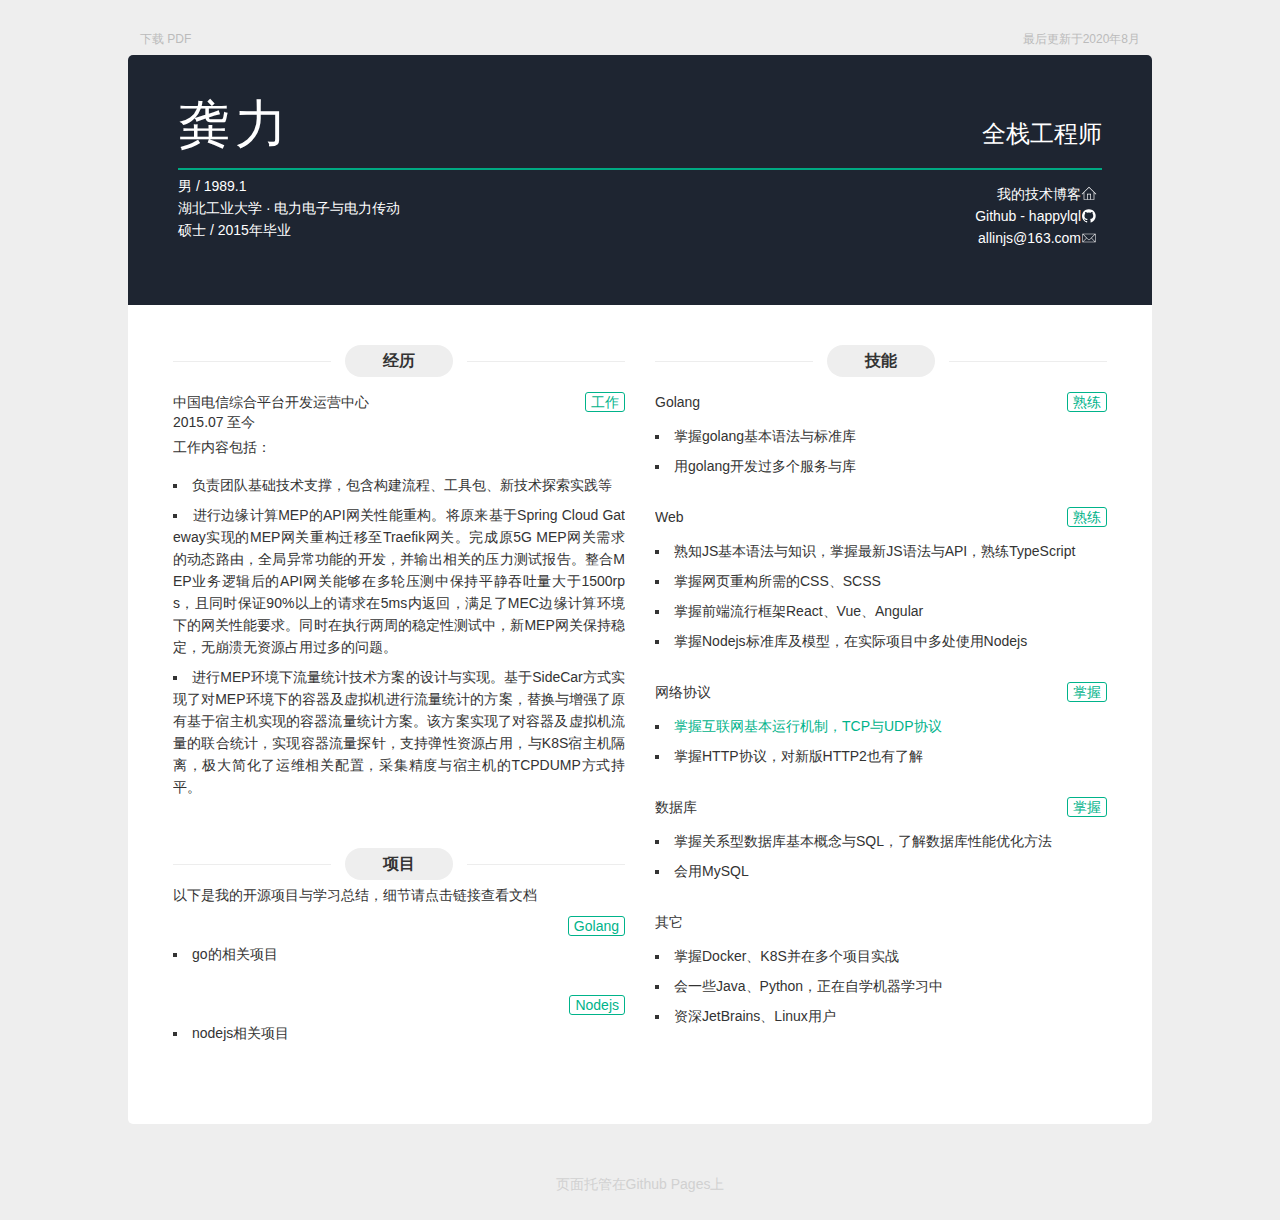
<file: docs/index.html>
<!DOCTYPE html><html><head><meta charset="utf-8"><meta http-equiv="X-UA-Compatible" content="IE=edge"><meta name="viewport" content="width=device-width, initial-scale=1"><title>简历 | 龚力</title><link rel="shortcut icon" href="/favicon.ico"><link rel="bookmark" href="/favicon.ico" type="image/x-icon" 　=""><style rel="stylesheet">a,abbr,acronym,address,applet,article,aside,audio,b,big,blockquote,body,canvas,caption,center,cite,code,dd,del,details,dfn,div,dl,dt,em,embed,fieldset,figcaption,figure,footer,form,h1,h2,h3,h4,h5,h6,header,hgroup,html,i,iframe,img,ins,kbd,label,legend,li,mark,menu,nav,object,ol,output,p,pre,q,ruby,s,samp,section,small,span,strike,strong,sub,summary,sup,table,tbody,td,tfoot,th,thead,time,tr,tt,u,ul,var,video{margin:0;padding:0;border:0;font:inherit;font-size:100%;vertical-align:baseline}html{line-height:1}ol,ul{list-style:none}table{border-collapse:collapse;border-spacing:0}caption,td,th{text-align:left;font-weight:400;vertical-align:middle}blockquote,q{quotes:none}blockquote:after,blockquote:before,q:after,q:before{content:"";content:none}a img{border:none}elements-of-type(html5-block){display:block}*{-webkit-box-sizing:border-box;-moz-box-sizing:border-box;box-sizing:border-box;user-select:none}body{color:#333;font-size:14px;line-height:1.5;font-family:Helvetica Neue,Helvetica,Arial,Microsoft YaHei,sans-serif;-webkit-font-smoothing:antialiased;-webkit-text-size-adjust:none;background-color:#eee;overflow:auto;padding-top:5px}@media screen and (max-width:1024px){body{padding-top:0}}a{text-decoration:none;color:#00b38a;-webkit-transition:all .2s ease-in-out;-moz-transition:all .2s ease-in-out;-o-transition:all .2s ease-in-out;transition:all .2s ease-in-out}.last-modified{position:absolute;top:30px;left:50%;width:1000px;color:#bbb;margin-left:-500px;font-size:12px;text-align:right}@media screen and (max-width:1024px){.last-modified{display:none}}@media print{.last-modified{display:none}}.download-pdf{position:absolute;top:30px;left:50%;color:#bbb;margin-left:-500px;font-size:12px;text-align:right}@media screen and (max-width:1024px){.download-pdf{display:none}}@media print{.download-pdf{display:none}}.content{position:relative;width:1024px;margin:50px auto;-webkit-border-radius:5px;-moz-border-radius:5px;-ms-border-radius:5px;-o-border-radius:5px;border-radius:5px;background-color:#fff;overflow:hidden}@media screen and (max-width:1024px){.content{width:100%;margin:0;-webkit-border-radius:0;-moz-border-radius:0;-ms-border-radius:0;-o-border-radius:0;border-radius:0}}.content-hd{width:100%;padding:30px 50px;color:#fff;background-color:#1e2531;overflow:hidden}@media screen and (max-width:720px){.content-hd{padding:25px 30px}}@media print{.content-hd{color:#000;background-color:#fff}}.content-hd .title{width:100%;border-bottom:2px solid #00a982;font-size:52px;font-weight:300;overflow:hidden;padding-bottom:5px;margin-bottom:5px}.content-hd .contact,.content-hd .info,.content-hd .job,.content-hd .name{width:50%}@media screen and (max-width:720px){.content-hd .contact,.content-hd .info,.content-hd .job,.content-hd .name{width:100%;text-align:center}}.content-hd .name{float:left}.content-hd .name h1{font-family:Lucida Grande,Hiragino Sans GB,Hiragino Sans GB W3,Helvetica Neue,Helvetica,Arial,Microsoft YaHei,sans-serif;font-weight:500;letter-spacing:5px}@media screen and (max-width:720px){.content-hd .name h1{letter-spacing:0;line-height:1.25;margin-top:10px}}.content-hd .name h1 small{font-weight:400;letter-spacing:0;font-size:24px;padding-left:10px}@media screen and (max-width:720px){.content-hd .name h1 small{display:block;padding-left:0;font-size:20px;line-height:1}}.content-hd .job{float:right;text-align:right}@media screen and (max-width:720px){.content-hd .job{text-align:center}}.content-hd .job h2{display:inline-block;font-size:24px}@media screen and (max-width:720px){.content-hd .job h2{border-top:1px solid #00a982;margin:5px auto 0;padding:10px}}.content-hd .info{float:left;line-height:22px}.content-hd .contact{float:right;text-align:right;padding-right:5px}.content-hd .contact ul{margin:8px 0 4px}@media screen and (max-width:720px){.content-hd .contact ul{text-align:center;margin:16px 0 0}}.content-hd .contact ul>li{height:22px}@media screen and (max-width:720px){.content-hd .contact ul>li{display:inline-block}}.content-hd .contact ul>li>a{color:#fff;font-family:Lucida Grande,Hiragino Sans GB,Hiragino Sans GB W3,Helvetica Neue,Helvetica,Arial,Microsoft YaHei,sans-serif;font-size:14px;line-height:22px}@media print{.content-hd .contact ul>li>a{color:#000}}.content-hd .contact ul>li>a:hover{color:#e8e8e8}@media screen and (max-width:720px){.content-hd .contact ul>li>a .contact-link{display:none}}.content-hd .contact ul>li>a .iconfont{fill:#fff;vertical-align:text-top}@media screen and (max-width:720px){.content-hd .contact ul>li>a .iconfont{margin:5px 8px}}.content-bd{width:100%;min-height:200px;padding:20px 30px 50px;overflow:hidden}@media screen and (max-width:720px){.content-bd{padding:20px 20px 50px}}.content-bd .content-left,.content-bd .content-right{width:50%}@media screen and (max-width:1024px){.content-bd .content-left,.content-bd .content-right{width:100%}}.content-bd .content-left{float:left}.content-bd .content-right{float:right}.content-bd section{overflow:hidden;padding:10px 15px}.content-bd .section-hd{position:relative;height:32px;margin:10px auto 5px;overflow:hidden}.content-bd .section-bd{overflow:hidden}.content-bd .section-bd ul li{margin-top:8px;list-style:square inside}.content-bd .section-bd .item{margin-bottom:20px}.content-bd .section-title-l,.content-bd .section-title-r{position:absolute;top:50%;display:inline-block;width:35%;height:0;vertical-align:middle;border-top:1px solid #ededed}.content-bd .section-title-l{left:0}.content-bd .section-title-r{right:0}.content-bd .section-title{position:relative;z-index:1;width:24%;min-width:100px;margin:0 auto;padding:4px 10px;-webkit-border-radius:32px;-moz-border-radius:32px;-ms-border-radius:32px;-o-border-radius:32px;border-radius:32px;font-size:16px;font-weight:700;text-align:center;background-color:#eee}.content-bd .section-list{padding:10px 0 5px}.content-bd .item-hd{position:relative;padding:10px 0 5px;line-height:20px;overflow:hidden;font-weight:500;min-height:30px}.content-bd .item-hd .item-time{display:inline-block;float:left;width:25%}@media screen and (max-width:720px){.content-bd .item-hd .item-time{width:100%;margin-bottom:5px}}.content-bd .item-hd .item-more{position:absolute;top:10px;right:0}.content-bd .item-hd .item-name{float:left}.content-bd .item-bd{margin-bottom:5px}.content-bd .item-des{margin-bottom:16px}.content-bd .section-content{text-align:justify;word-break:break-all;line-height:22px}.content-bd .section-content em{display:inline-block;font-family:Menlo,Helvetica Neue,Helvetica,Arial,Microsoft YaHei,sans-serif;font-size:12px;line-height:14px;border:1px solid #d1d1d1;-webkit-border-radius:3px;-moz-border-radius:3px;-ms-border-radius:3px;-o-border-radius:3px;border-radius:3px;margin:2px;padding:0 3px;background-color:#f7f7f7}.content-bd .section-content strong{font-family:Helvetica Neue,Helvetica,Arial,Microsoft YaHei,sans-serif;font-size:12px;line-height:14px;border:1px solid #f3f3f3;-webkit-border-radius:3px;-moz-border-radius:3px;-ms-border-radius:3px;-o-border-radius:3px;border-radius:3px;font-weight:500;color:#444;margin:2px;padding:0 3px;background-color:#f6f6f6}.content-bd .practice .item-time{width:100%}.btn{display:inline-block;padding:0 5px;border:1px solid #00b38a;border-radius:3px;color:#00b38a;font-family:Menlo,Helvetica Neue,Helvetica,Arial,Microsoft YaHei,sans-serif;font-size:14px;line-height:18px;text-align:center}.btn:hover{color:#fff;background-color:#00b38a}.github-footer{text-align:center}.github-footer .footer-link{display:inline-block;color:#d1d1d1;margin-bottom:25px}@media screen and (max-width:1024px){.github-footer .footer-link{margin-top:25px}}@media print{.github-footer{display:none}}</style><base target="_blank"></head><body><p class="last-modified">最后更新于2020年8月</p><a class="download-pdf" href="http://resume.happylql.xyz/resume.pdf">下载 PDF</a><main class="content"><header class="content-hd"><section class="title"><div class="name"><h1>龚力</h1></div><div class="job"><h2>全栈工程师</h2></div></section><section class="info"><ul><li>男 / 1989.1</li><li>湖北工业大学 · 电力电子与电力传动</li><li>硕士 / 2015年毕业</li></ul></section><section class="contact"><ul><li><a href="https://blog.happylql.xyz"><span class="contact-link">我的技术博客</span><span class="iconfont"><svg width="16px" height="16px" viewBox="0 0 1024 1024"><path d="M512 42.581333l-469.333333 469.333333 31.146667 31.146667L170.666667 446.250667l0 438.186667 682.666667 0L853.333333 446.208l96.853333 96.896 31.146667-31.146667L512 42.581333zM426.666667 841.770667l0-298.666667 170.666667 0 0 298.666667L426.666667 841.770667zM810.666667 841.770667l-170.666667 0 0-341.333333L384 500.437333l0 341.333333L213.333333 841.770667 213.333333 403.584l298.666667-298.666667 298.666667 298.666667L810.666667 841.770667z"></path></svg></span></a></li><li><a href="https://github.com/happylql"><span class="contact-link">Github - happylql</span><span class="iconfont"><svg width="16px" height="16px" viewBox="0 0 1024 1024"><path d="M941.714 512q0 143.433-83.712 258.011t-216.283 158.574q-15.433 2.853-22.565-3.986t-7.131-17.152v-120.576q0-55.442-29.696-81.152 32.585-3.438 58.587-10.277t53.723-22.272 46.299-37.998 30.281-60.014 11.703-86.016q0-69.157-45.129-117.723 21.138-52.005-4.571-116.553-16.018-5.157-46.299 6.29t-52.553 25.161l-21.723 13.714q-53.138-14.848-109.714-14.848t-109.714 14.848q-9.143-6.29-24.283-15.433t-47.726-22.016-49.152-7.717q-25.161 64.585-3.986 116.553-45.129 48.567-45.129 117.723 0 48.567 11.703 85.723t29.989 60.014 46.007 38.29 53.723 22.272 58.587 10.277q-22.857 20.553-28.014 58.843-11.995 5.705-25.71 8.558t-32.585 2.853-37.413-12.288-31.707-35.73q-10.862-18.286-27.721-29.696t-28.27-13.714l-11.447-1.719q-11.995 0-16.567 2.56t-2.853 6.583 5.157 8.009 7.424 6.839l3.986 2.853q12.581 5.705 24.869 21.723t17.993 29.147l5.705 13.129q7.424 21.723 25.161 35.145t38.29 17.152 39.717 3.986 31.707-2.011l13.129-2.304q0 21.723 0.293 50.871t0.293 30.866q0 10.277-7.424 17.152t-22.857 3.986q-132.571-43.995-216.283-158.574t-83.712-258.011q0-119.442 58.843-220.27t159.707-159.707 220.27-58.843 220.27 58.843 159.707 159.707 58.843 220.27z"></path></svg></span></a></li><li><a href="mailto:allinjs@163.com"><span class="contact-link">allinjs@163.com</span><span class="iconfont"><svg width="16px" height="16px" viewBox="0 0 1024 1024"><path d="M903.808 239.04l-818.304 0 0 545.92 852.992 0 0-545.92-34.688 0zM869.664 273.152l-329.536 329.536c-15.04 15.04-41.248 15.04-56.288 0l-329.6-329.536 715.392 0zM119.616 286.752l221.536 221.504-221.536 221.536 0-443.072zM146.848 750.848l218.464-218.432 94.432 94.4c13.952 13.952 32.512 21.664 52.256 21.664s38.304-7.712 52.256-21.664l94.432-94.432 218.432 218.432-730.304 0zM904.384 729.824l-221.536-221.568 221.536-221.568 0 443.136z"></path></svg></span></a></li><li></li></ul></section></header><div class="content-bd"><div class="content-left"><section class="practice"><header class="section-hd"><span class="section-title-l"></span><h2 class="section-title">经历</h2><span class="section-title-r"></span></header><div class="section-bd"><div class="item"><header class="item-hd"><h3 class="item-name">中国电信综合平台开发运营中心</h3><span class="item-time">2015.07 至今</span><a class="btn item-more" href="https://tech.meituan.com">工作</a></header><div class="item-bd"><p class="item-des">工作内容包括：</p><ul class="section-content"><li>负责团队基础技术支撑，包含构建流程、工具包、新技术探索实践等</li><li>进行边缘计算MEP的API网关性能重构。将原来基于Spring Cloud Gateway实现的MEP网关重构迁移至Traefik网关。完成原5G MEP网关需求的动态路由，全局异常功能的开发，并输出相关的压力测试报告。整合MEP业务逻辑后的API网关能够在多轮压测中保持平静吞吐量大于1500rps，且同时保证90%以上的请求在5ms内返回，满足了MEC边缘计算环境下的网关性能要求。同时在执行两周的稳定性测试中，新MEP网关保持稳定，无崩溃无资源占用过多的问题。</li><li>进行MEP环境下流量统计技术方案的设计与实现。基于SideCar方式实现了对MEP环境下的容器及虚拟机进行流量统计的方案，替换与增强了原有基于宿主机实现的容器流量统计方案。该方案实现了对容器及虚拟机流量的联合统计，实现容器流量探针，支持弹性资源占用，与K8S宿主机隔离，极大简化了运维相关配置，采集精度与宿主机的TCPDUMP方式持平。</li></ul></div></div></div></section><section class="project"><header class="section-hd"><span class="section-title-l"></span><h2 class="section-title">项目</h2><span class="section-title-r"></span></header><div class="section-bd">以下是我的开源项目与学习总结，细节请点击链接查看文档<div class="item"><header class="item-hd"><a class="btn item-more" href="https://golang.org">Golang</a></header><div class="item-bd"><ul><li>go的相关项目</li></ul></div></div><div class="item"><header class="item-hd"><a class="btn item-more" href="https://nodejs.org">Nodejs</a></header><div class="item-bd"><ul><li>nodejs相关项目</li></ul></div></div></div></section></div><div class="content-right"><section class="skill"><header class="section-hd"><span class="section-title-l"></span><h2 class="section-title">技能</h2><span class="section-title-r"></span></header><div class="section-bd"><div class="item"><header class="item-hd"><span class="item-time">Golang</span><a class="btn item-more">熟练</a></header><div class="item-bd"><ul class="section-content"><li>掌握golang基本语法与标准库</li><li>用golang开发过多个服务与库</li></ul></div></div><div class="item"><header class="item-hd"><span class="item-time">Web</span><a class="btn item-more">熟练</a></header><div class="item-bd"><ul class="section-content"><li>熟知JS基本语法与知识，掌握最新JS语法与API，熟练TypeScript</li><li>掌握网页重构所需的CSS、SCSS</li><li>掌握前端流行框架React、Vue、Angular</li><li>掌握Nodejs标准库及模型，在实际项目中多处使用Nodejs</li></ul></div></div><div class="item"><header class="item-hd"><span class="item-time">网络协议</span><a class="btn item-more">掌握</a></header><div class="item-bd"><ul class="section-content"><li><a href="https://github.com/gwuhaolin/blog/issues/12">掌握互联网基本运行机制，TCP与UDP协议</a></li><li>掌握HTTP协议，对新版HTTP2也有了解</li></ul></div></div><div class="item"><header class="item-hd"><span class="item-time">数据库</span><a class="btn item-more">掌握</a></header><div class="item-bd"><ul class="section-content"><li>掌握关系型数据库基本概念与SQL，了解数据库性能优化方法</li><li>会用MySQL</li></ul></div></div><div class="item"><header class="item-hd"><span class="item-time">其它</span></header><div class="item-bd"><ul class="section-content"><li>掌握Docker、K8S并在多个项目实战</li><li>会一些Java、Python，正在自学机器学习中</li><li>资深JetBrains、Linux用户</li></ul></div></div></div></section></div></div></main><footer class="github-footer"><a class="footer-link" href="https://github.com/happylql/resume">页面托管在Github Pages上</a></footer></body></html>
</file>
